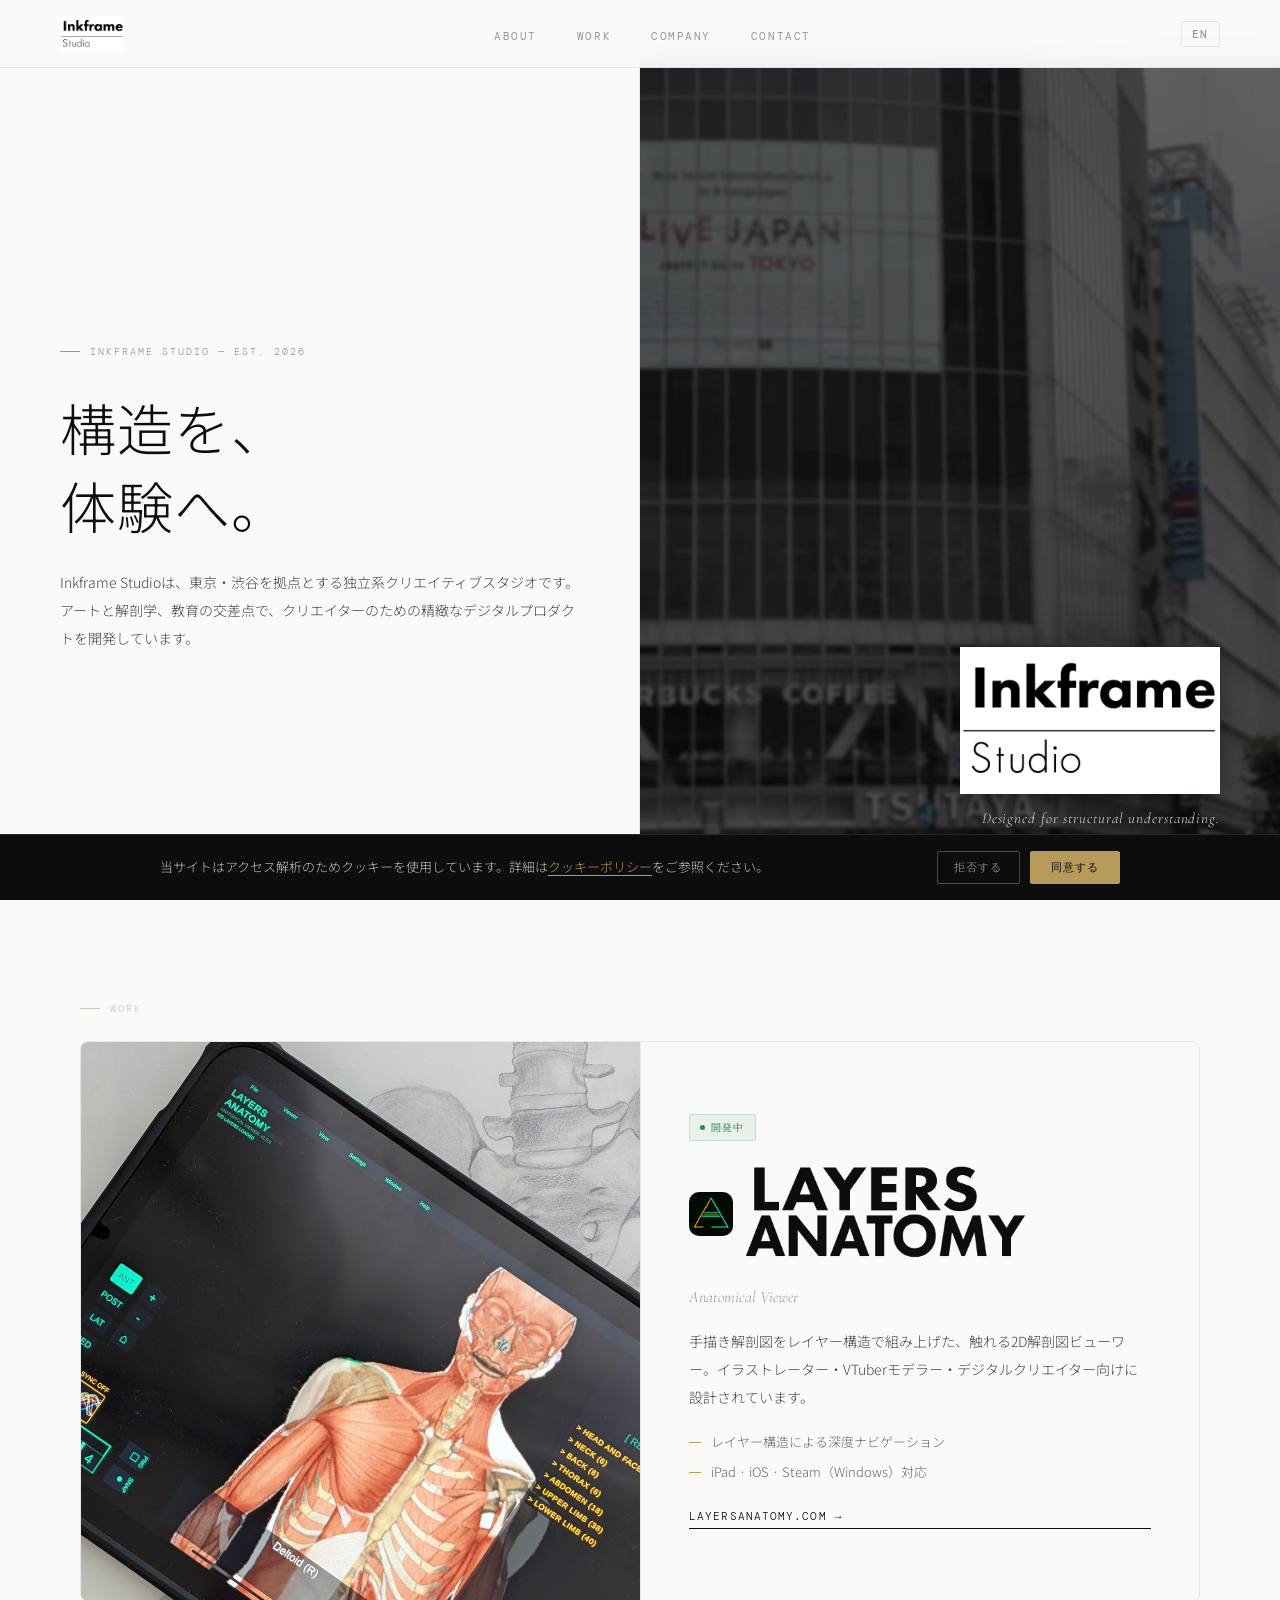
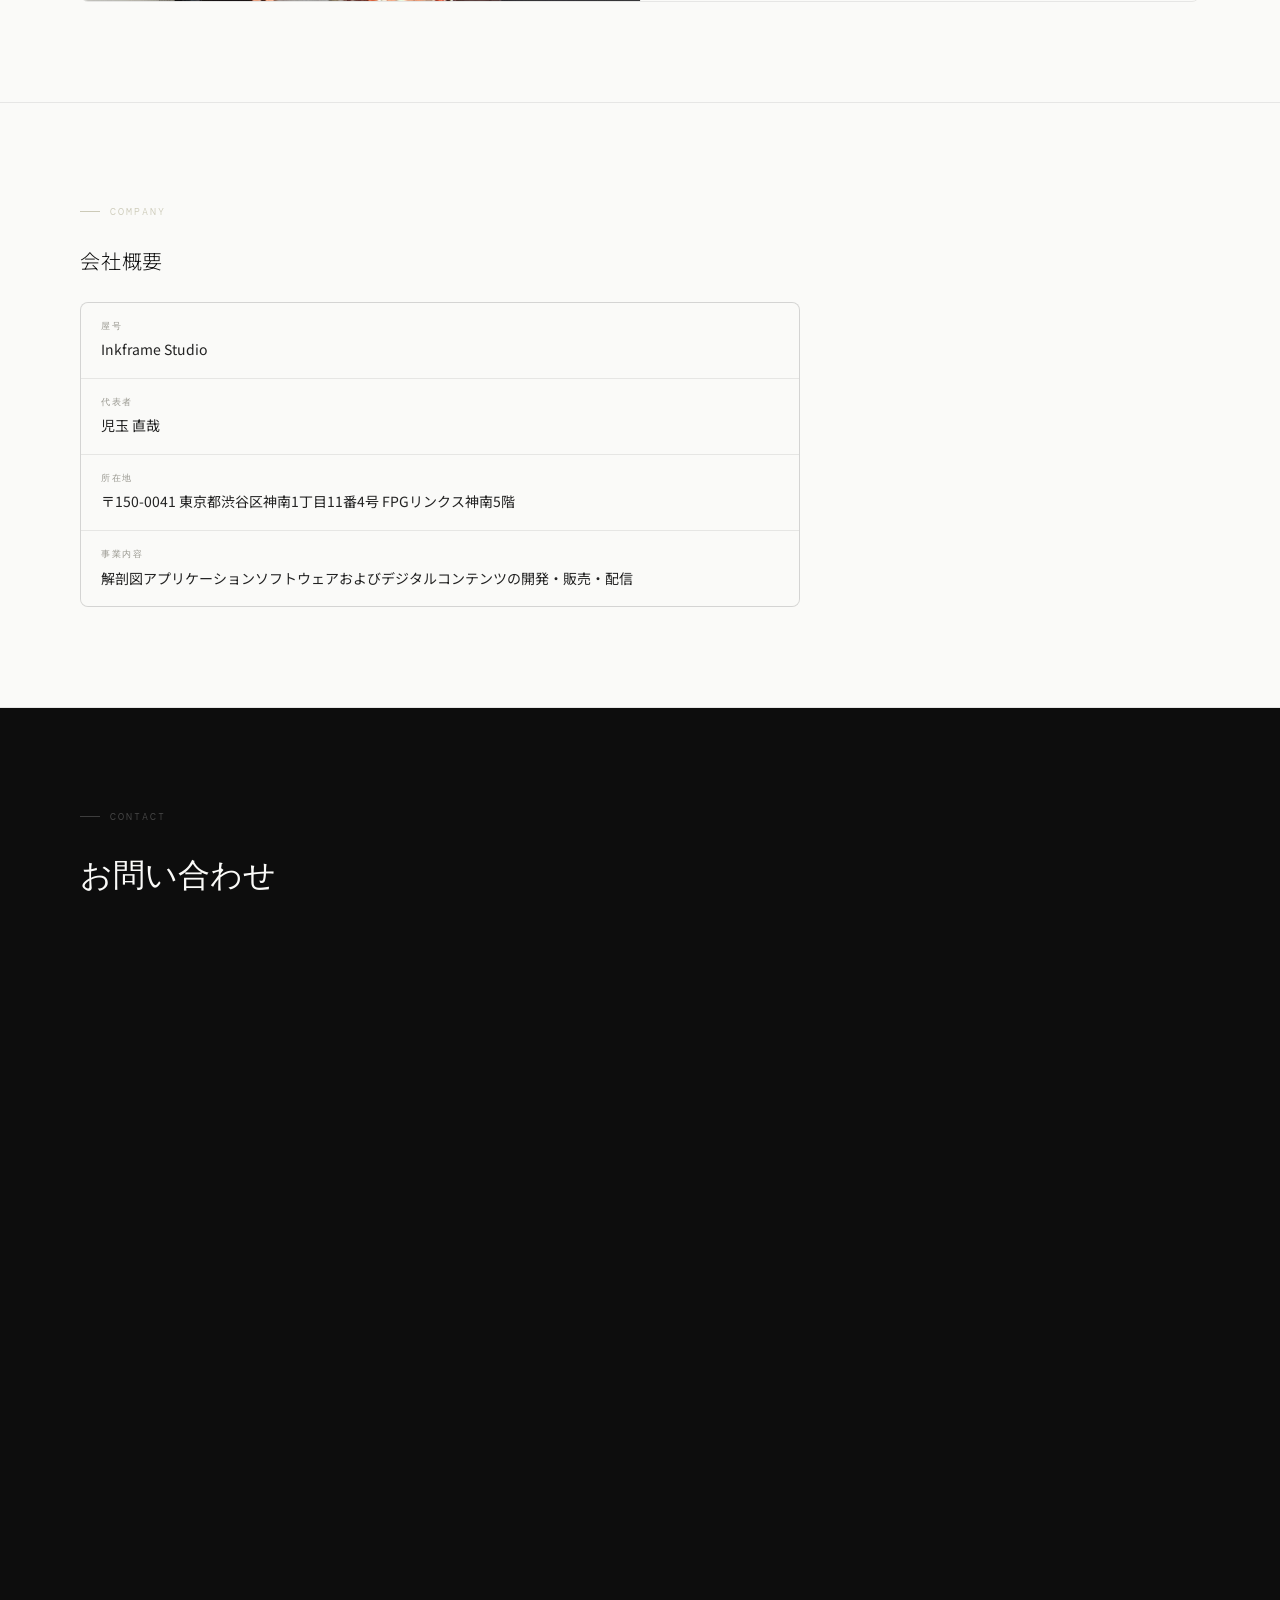
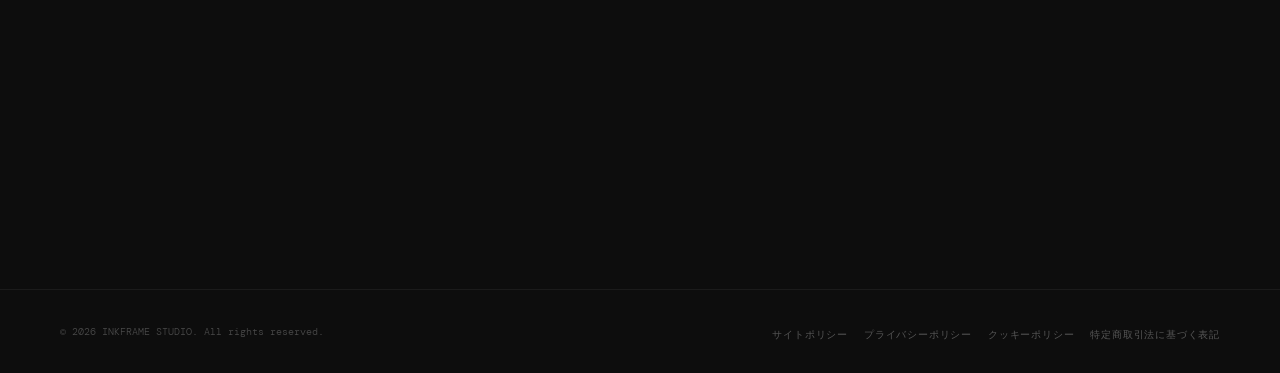
<file: index.html>
<!DOCTYPE html>
<html lang="ja" data-lang="ja">
<head>
<meta charset="UTF-8">
<meta name="viewport" content="width=device-width, initial-scale=1.0">
<title>Inkframe Studio — 東京・渋谷のクリエイティブスタジオ</title>
<meta name="description" content="Inkframe Studioは東京・渋谷を拠点とする独立系クリエイティブスタジオです。">
<link rel="icon" href="favicon.ico" sizes="32x32">
<link rel="apple-touch-icon" href="apple-touch-icon.png">
<link rel="preconnect" href="https://fonts.googleapis.com">
<link rel="preconnect" href="https://fonts.gstatic.com" crossorigin>
<link href="https://fonts.googleapis.com/css2?family=Cormorant+Garamond:ital,wght@0,300;0,400;1,300;1,400&family=DM+Mono&family=Noto+Sans+JP:wght@300;400;500&display=swap" rel="stylesheet">
<link rel="stylesheet" href="style.css">
</head>
<body>

<nav>
  <a class="nav-logo" href="index.html">
    <img src="banner.png" alt="Inkframe Studio">
  </a>
  <ul class="nav-links">
    <li><a href="#about"><span class="ja">About</span><span class="en">About</span></a></li>
    <li><a href="#work"><span class="ja">Work</span><span class="en">Work</span></a></li>
    <li><a href="#company"><span class="ja">Company</span><span class="en">Company</span></a></li>
    <li><a href="#contact"><span class="ja">Contact</span><span class="en">Contact</span></a></li>
  </ul>
  <button id="lang-toggle" onclick="toggleLang()" aria-label="言語切替 / Switch language">
    <svg viewBox="0 0 24 24" xmlns="http://www.w3.org/2000/svg" aria-hidden="true">
      <circle cx="12" cy="12" r="10"/>
      <line x1="2" y1="12" x2="22" y2="12"/>
      <path d="M12 2a15.3 15.3 0 0 1 4 10 15.3 15.3 0 0 1-4 10 15.3 15.3 0 0 1-4-10 15.3 15.3 0 0 1 4-10z"/>
    </svg>
    EN
  </button>
</nav>

<!-- ABOUT -->
<section id="about">
  <div class="about-visual">
    <div class="about-visual-inner">
      <img src="banner.png" alt="Inkframe Studio">
      <p class="about-visual-tagline">
        <span class="ja">Designed for structural understanding.</span>
        <span class="en">Designed for structural understanding.</span>
      </p>
    </div>
  </div>
  <div class="about-main">
    <p class="hero-eyebrow">Inkframe Studio — Est. 2026</p>
    <h1 class="hero-title">
      <span class="ja">構造を、<br>体験へ。</span>
      <span class="en">Structure<br>into experience.</span>
    </h1>
    <p class="hero-desc">
      <span class="ja">Inkframe Studioは、東京・渋谷を拠点とする独立系クリエイティブスタジオです。アートと解剖学、教育の交差点で、クリエイターのための精緻なデジタルプロダクトを開発しています。</span>
      <span class="en">Inkframe Studio is an independent creative studio based in Shibuya, Tokyo. We develop precise digital products for creators at the intersection of art, anatomy, and education.</span>
    </p>
  </div>
</section>

<!-- WORK -->
<section id="work">
  <div class="section-pad">
    <p class="section-eyebrow">Work</p>
    <div class="work-card">
      <div class="work-img">
        <img src="app.jpg" alt="LAYERS ANATOMY">
      </div>
      <div class="work-detail">
        <span class="work-badge">
          <span class="ja">開発中</span>
          <span class="en">In Development</span>
        </span>
        <div class="work-logo-row">
          <img class="icon" src="la-icon.png" alt="LAYERS ANATOMY icon">
          <img class="title-img" src="la-title.png" alt="LAYERS ANATOMY">
        </div>
        <p class="work-subtitle">Anatomical Viewer</p>
        <p class="work-text">
          <span class="ja">手描き解剖図をレイヤー構造で組み上げた、触れる2D解剖図ビューワー。イラストレーター・VTuberモデラー・デジタルクリエイター向けに設計されています。</span>
          <span class="en">A 2D anatomy viewer built from hand-drawn illustrations in a layered structure. Designed for illustrators, VTuber modelers, and digital creators.</span>
        </p>
        <ul class="work-specs">
          <li class="work-spec">
            <span class="ja">レイヤー構造による深度ナビゲーション</span>
            <span class="en">Layer-based depth navigation</span>
          </li>
          <li class="work-spec">
            <span class="ja">iPad · iOS · Steam（Windows）対応</span>
            <span class="en">iPad · iOS · Steam (Windows)</span>
          </li>
        </ul>
        <a class="cta-link" href="https://layersanatomy.com" target="_blank" rel="noopener">
          layersanatomy.com &rarr;
        </a>
      </div>
    </div>
  </div>
</section>

<!-- COMPANY -->
<section id="company">
  <div class="section-pad">
    <p class="section-eyebrow">Company</p>
    <h2 class="section-heading">
      <span class="ja">会社概要</span>
      <span class="en">Company Information</span>
    </h2>
    <div class="company-grid">
      <div class="company-cell full">
        <p class="company-label"><span class="ja">屋号</span><span class="en">Name</span></p>
        <p class="company-value">Inkframe Studio</p>
      </div>
      <div class="company-cell full">
        <p class="company-label"><span class="ja">代表者</span><span class="en">Representative</span></p>
        <p class="company-value"><span class="ja">児玉 直哉</span><span class="en">Naoya Kodama</span></p>
      </div>
      <div class="company-cell full">
        <p class="company-label"><span class="ja">所在地</span><span class="en">Address</span></p>
        <p class="company-value">
          <span class="ja">〒150-0041 東京都渋谷区神南1丁目11番4号 FPGリンクス神南5階</span>
          <span class="en">FPG LINKS JINNAN 5F., 1-11-4, JINNAN, SHIBUYA-KU, TOKYO 150-0041, JAPAN</span>
        </p>
      </div>
      <div class="company-cell full">
        <p class="company-label"><span class="ja">事業内容</span><span class="en">Business</span></p>
        <p class="company-value">
          <span class="ja">解剖図アプリケーションソフトウェアおよびデジタルコンテンツの開発・販売・配信</span>
          <span class="en">Development, distribution, and sales of anatomical application software and digital content</span>
        </p>
      </div>
    </div>
  </div>
</section>

<!-- CONTACT -->
<section id="contact">
  <div class="section-pad">
    <p class="contact-section-eyebrow">Contact</p>
    <h2 class="contact-title">
      <span class="ja">お問い合わせ</span>
      <span class="en">Get in Touch</span>
    </h2>
    <iframe
      src="https://docs.google.com/forms/d/e/1FAIpQLScickL5tB8OaW92qMERPSSuy2w78cdAFKU0HUucGueeboJIHQ/viewform?embedded=true"
      width="100%" height="857" frameborder="0" marginheight="0" marginwidth="0"
      style="border:none; display:block; max-width:680px;">
      <span class="ja">読み込んでいます…</span>
      <span class="en">Loading…</span>
    </iframe>
  </div>
</section>

<footer>
  <p class="footer-copy">&copy; 2026 INKFRAME STUDIO. All rights reserved.</p>
  <ul class="footer-links">
    <li><a href="site-policy.html"><span class="ja">サイトポリシー</span><span class="en">Site Policy</span></a></li>
    <li><a href="privacy.html"><span class="ja">プライバシーポリシー</span><span class="en">Privacy Policy</span></a></li>
    <li><a href="cookie-policy.html"><span class="ja">クッキーポリシー</span><span class="en">Cookie Policy</span></a></li>
    <li><a href="tokushoho.html"><span class="ja">特定商取引法に基づく表記</span><span class="en">Specified Commercial Transactions Act</span></a></li>
  </ul>
</footer>

<script src="lang.js"></script>
<script src="cookie-consent.js"></script>
</body>
</html>
</file>
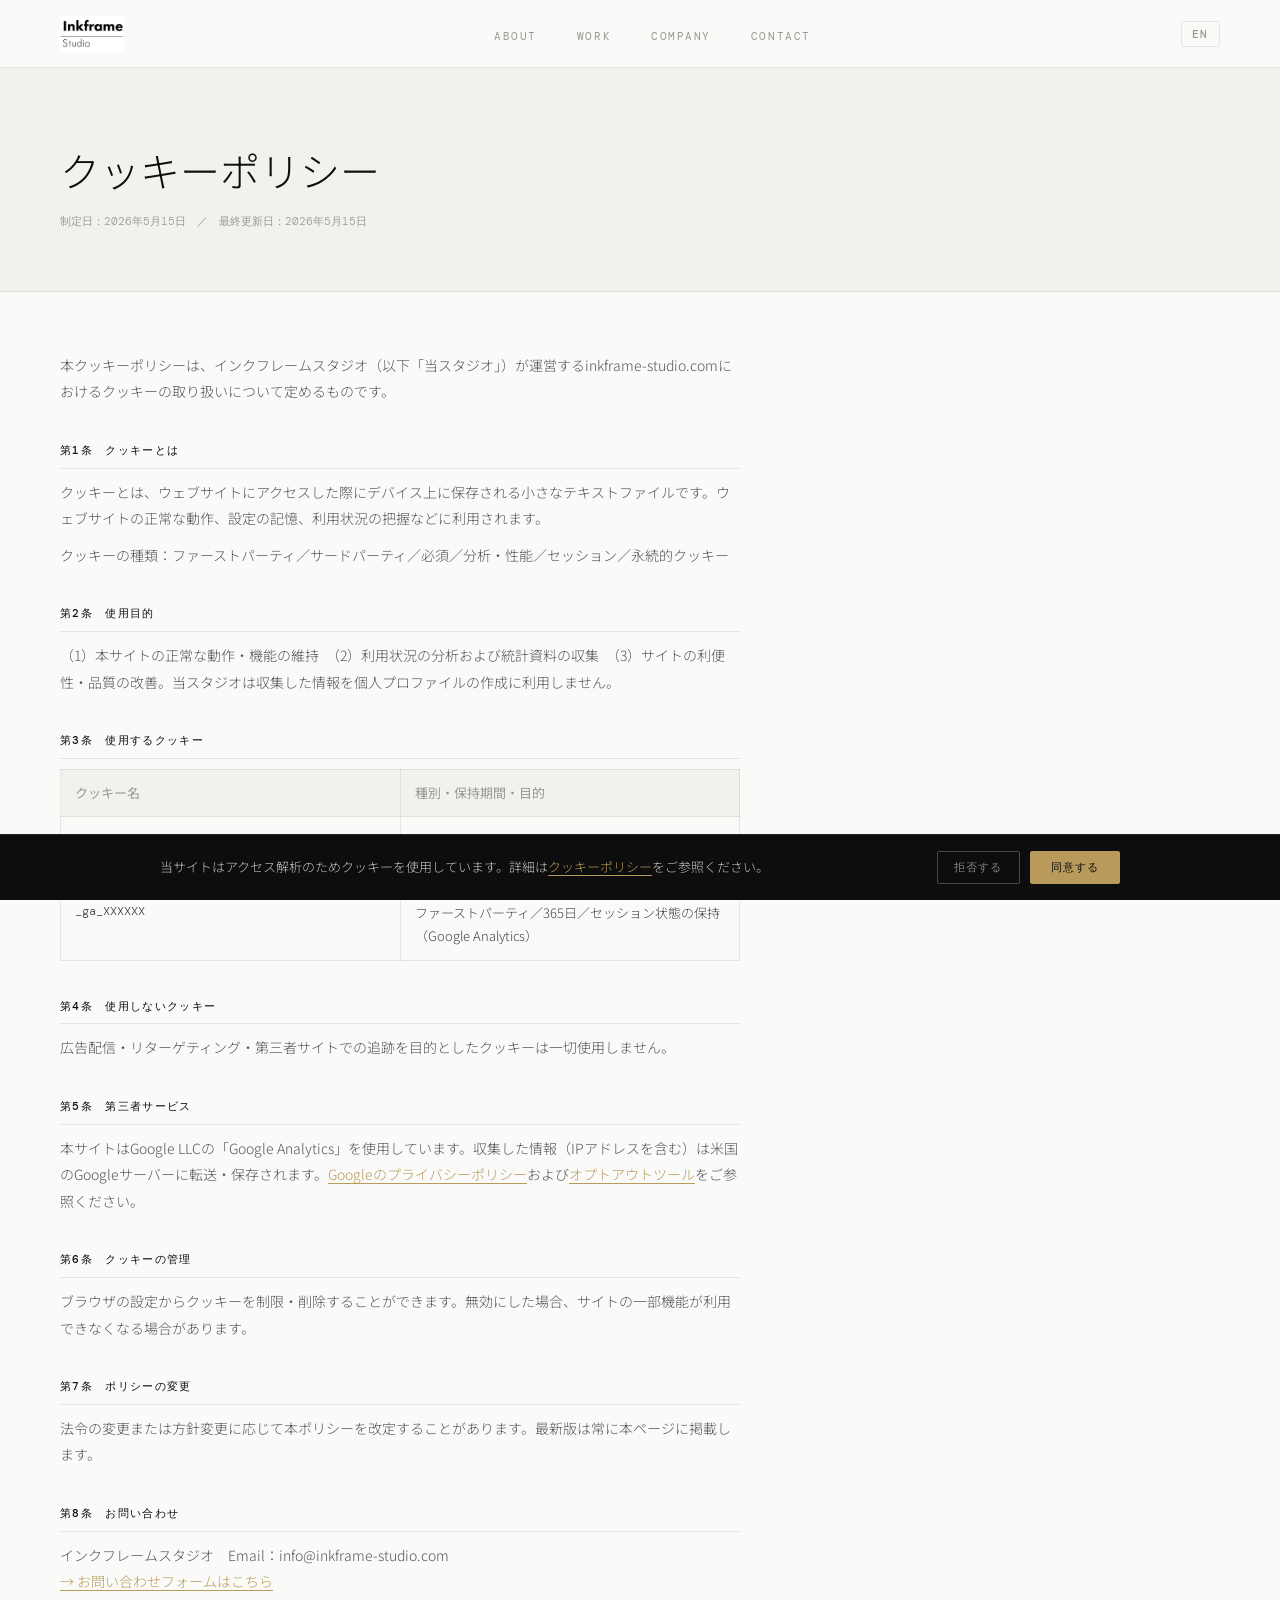
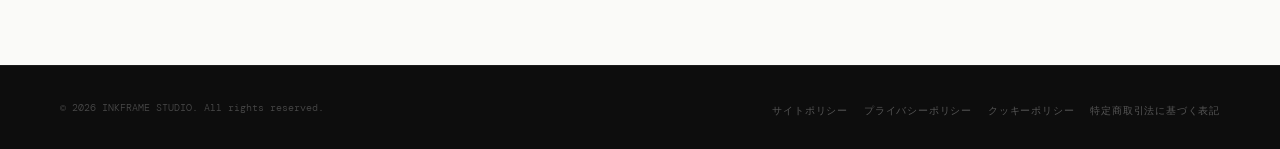
<file: cookie-policy.html>
<!DOCTYPE html>
<html lang="ja" data-lang="ja">
<head>
<meta charset="UTF-8">
<meta name="viewport" content="width=device-width, initial-scale=1.0">
<title>クッキーポリシー / Cookie Policy — Inkframe Studio</title>
<link rel="icon" href="favicon.ico" sizes="32x32">
<link rel="apple-touch-icon" href="apple-touch-icon.png">
<link rel="preconnect" href="https://fonts.googleapis.com">
<link rel="preconnect" href="https://fonts.gstatic.com" crossorigin>
<link href="https://fonts.googleapis.com/css2?family=Cormorant+Garamond:ital,wght@0,300;0,400;1,300&family=DM+Mono&family=Noto+Sans+JP:wght@300;400;500&display=swap" rel="stylesheet">
<link rel="stylesheet" href="style.css">
</head>
<body>
<nav>
  <a class="nav-logo" href="index.html"><img src="banner.png" alt="Inkframe Studio"></a>
  <ul class="nav-links">
    <li><a href="index.html#about">About</a></li>
    <li><a href="index.html#work">Work</a></li>
    <li><a href="index.html#company">Company</a></li>
    <li><a href="index.html#contact">Contact</a></li>
  </ul>
  <button id="lang-toggle" onclick="toggleLang()" aria-label="Switch language">
    <svg viewBox="0 0 24 24" xmlns="http://www.w3.org/2000/svg" aria-hidden="true" style="width:13px;height:13px;stroke:currentColor;fill:none;stroke-width:1.5;"><circle cx="12" cy="12" r="10"/><line x1="2" y1="12" x2="22" y2="12"/><path d="M12 2a15.3 15.3 0 0 1 4 10 15.3 15.3 0 0 1-4 10 15.3 15.3 0 0 1-4-10 15.3 15.3 0 0 1 4-10z"/></svg>
    EN
  </button>
</nav>
<div class="policy-page">
  <div class="policy-hero">
    <h1><span class="ja">クッキーポリシー</span><span class="en">Cookie Policy</span></h1>
    <p class="date"><span class="ja">制定日：2026年5月15日　／　最終更新日：2026年5月15日</span><span class="en">Established: May 15, 2026 ／ Last updated: May 15, 2026</span></p>
  </div>
  <div class="policy-body">
    <p class="ja">本クッキーポリシーは、インクフレームスタジオ（以下「当スタジオ」）が運営するinkframe-studio.comにおけるクッキーの取り扱いについて定めるものです。</p>
    <p class="en">This Cookie Policy describes how Inkframe Studio ("the Studio") uses cookies on inkframe-studio.com.</p>

    <h2><span class="ja">第1条　クッキーとは</span><span class="en">Article 1 — What Are Cookies</span></h2>
    <p class="ja">クッキーとは、ウェブサイトにアクセスした際にデバイス上に保存される小さなテキストファイルです。ウェブサイトの正常な動作、設定の記憶、利用状況の把握などに利用されます。</p>
    <p class="en">Cookies are small text files stored on your device when you visit a website. They are used to enable site functionality, remember preferences, and understand how the site is used.</p>
    <p class="ja">クッキーの種類：ファーストパーティ／サードパーティ／必須／分析・性能／セッション／永続的クッキー</p>
    <p class="en">Types of cookies: First-party / Third-party / Essential / Analytics & Performance / Session / Persistent cookies</p>

    <h2><span class="ja">第2条　使用目的</span><span class="en">Article 2 — Purpose of Use</span></h2>
    <p class="ja">（1）本サイトの正常な動作・機能の維持　（2）利用状況の分析および統計資料の収集　（3）サイトの利便性・品質の改善。当スタジオは収集した情報を個人プロファイルの作成に利用しません。</p>
    <p class="en">(1) Maintaining site functionality (2) Analyzing usage and collecting anonymous statistics (3) Improving site quality and usability. The Studio does not use collected data to build individual profiles.</p>

    <h2><span class="ja">第3条　使用するクッキー</span><span class="en">Article 3 — Cookies We Use</span></h2>
    <table>
      <thead>
        <tr>
          <th><span class="ja">クッキー名</span><span class="en">Cookie Name</span></th>
          <th><span class="ja">種別・保持期間・目的</span><span class="en">Type / Retention / Purpose</span></th>
        </tr>
      </thead>
      <tbody>
        <tr>
          <td style="font-family:'DM Mono',monospace;font-size:12px;">_ga</td>
          <td><span class="ja">ファーストパーティ／365日／ユーザー識別（Google Analytics）</span><span class="en">First-party / 365 days / User identification (Google Analytics)</span></td>
        </tr>
        <tr>
          <td style="font-family:'DM Mono',monospace;font-size:12px;">_ga_XXXXXX</td>
          <td><span class="ja">ファーストパーティ／365日／セッション状態の保持（Google Analytics）</span><span class="en">First-party / 365 days / Session state (Google Analytics)</span></td>
        </tr>
      </tbody>
    </table>

    <h2><span class="ja">第4条　使用しないクッキー</span><span class="en">Article 4 — Cookies We Do Not Use</span></h2>
    <p class="ja">広告配信・リターゲティング・第三者サイトでの追跡を目的としたクッキーは一切使用しません。</p>
    <p class="en">We do not use advertising, retargeting, or cross-site tracking cookies.</p>

    <h2><span class="ja">第5条　第三者サービス</span><span class="en">Article 5 — Third-Party Services</span></h2>
    <p class="ja">本サイトはGoogle LLCの「Google Analytics」を使用しています。収集した情報（IPアドレスを含む）は米国のGoogleサーバーに転送・保存されます。<a href="https://policies.google.com/privacy" target="_blank" rel="noopener" style="color:var(--gold);text-decoration:underline;text-underline-offset:3px;">Googleのプライバシーポリシー</a>および<a href="https://tools.google.com/dlpage/gaoptout" target="_blank" rel="noopener" style="color:var(--gold);text-decoration:underline;text-underline-offset:3px;">オプトアウトツール</a>をご参照ください。</p>
    <p class="en">This Site uses Google Analytics by Google LLC. Collected data (including IP addresses) is transferred to Google's servers in the US. Please refer to <a href="https://policies.google.com/privacy" target="_blank" rel="noopener" style="color:var(--gold);text-decoration:underline;text-underline-offset:3px;">Google's Privacy Policy</a> and the <a href="https://tools.google.com/dlpage/gaoptout" target="_blank" rel="noopener" style="color:var(--gold);text-decoration:underline;text-underline-offset:3px;">opt-out tool</a>.</p>

    <h2><span class="ja">第6条　クッキーの管理</span><span class="en">Article 6 — Managing Cookies</span></h2>
    <p class="ja">ブラウザの設定からクッキーを制限・削除することができます。無効にした場合、サイトの一部機能が利用できなくなる場合があります。</p>
    <p class="en">You can restrict or delete cookies through your browser settings. Note that disabling cookies may affect some site functionality.</p>

    <h2><span class="ja">第7条　ポリシーの変更</span><span class="en">Article 7 — Changes to This Policy</span></h2>
    <p class="ja">法令の変更または方針変更に応じて本ポリシーを改定することがあります。最新版は常に本ページに掲載します。</p>
    <p class="en">This policy may be updated at any time. The latest version will always be posted on this page.</p>

    <h2><span class="ja">第8条　お問い合わせ</span><span class="en">Article 8 — Contact</span></h2>
    <p class="ja">インクフレームスタジオ　Email：info@inkframe-studio.com<br><a href="index.html#contact" style="color:var(--gold);text-decoration:underline;text-underline-offset:3px;">→ お問い合わせフォームはこちら</a></p>
    <p class="en">Inkframe Studio　Email: info@inkframe-studio.com<br><a href="index.html#contact" style="color:var(--gold);text-decoration:underline;text-underline-offset:3px;">→ Contact Form</a></p>
  </div>
</div>
<footer>
  <p class="footer-copy">&copy; 2026 INKFRAME STUDIO. All rights reserved.</p>
  <ul class="footer-links">
    <li><a href="site-policy.html"><span class="ja">サイトポリシー</span><span class="en">Site Policy</span></a></li>
    <li><a href="privacy.html"><span class="ja">プライバシーポリシー</span><span class="en">Privacy Policy</span></a></li>
    <li><a href="cookie-policy.html"><span class="ja">クッキーポリシー</span><span class="en">Cookie Policy</span></a></li>
    <li><a href="tokushoho.html"><span class="ja">特定商取引法に基づく表記</span><span class="en">Specified Commercial Transactions Act</span></a></li>
  </ul>
</footer>
<script src="lang.js"></script>
<script src="cookie-consent.js"></script>
</body>
</html>
</file>
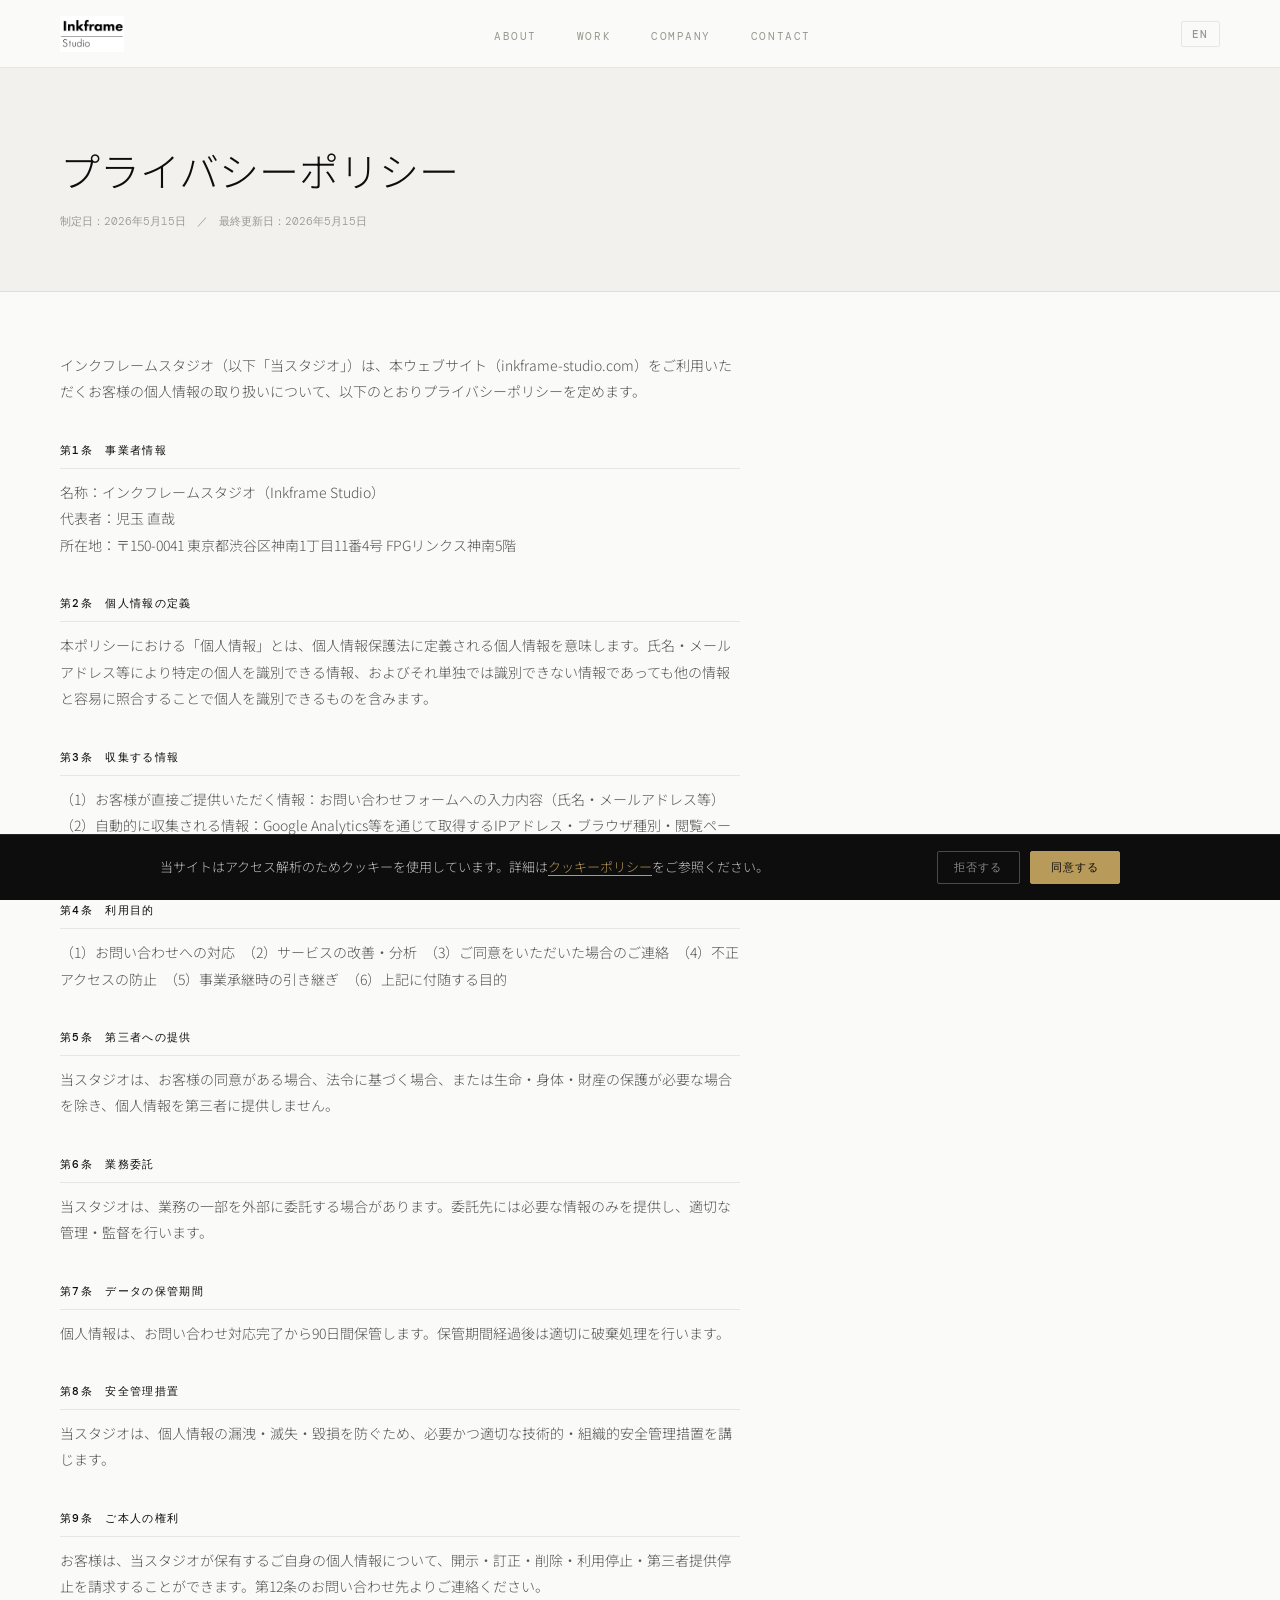
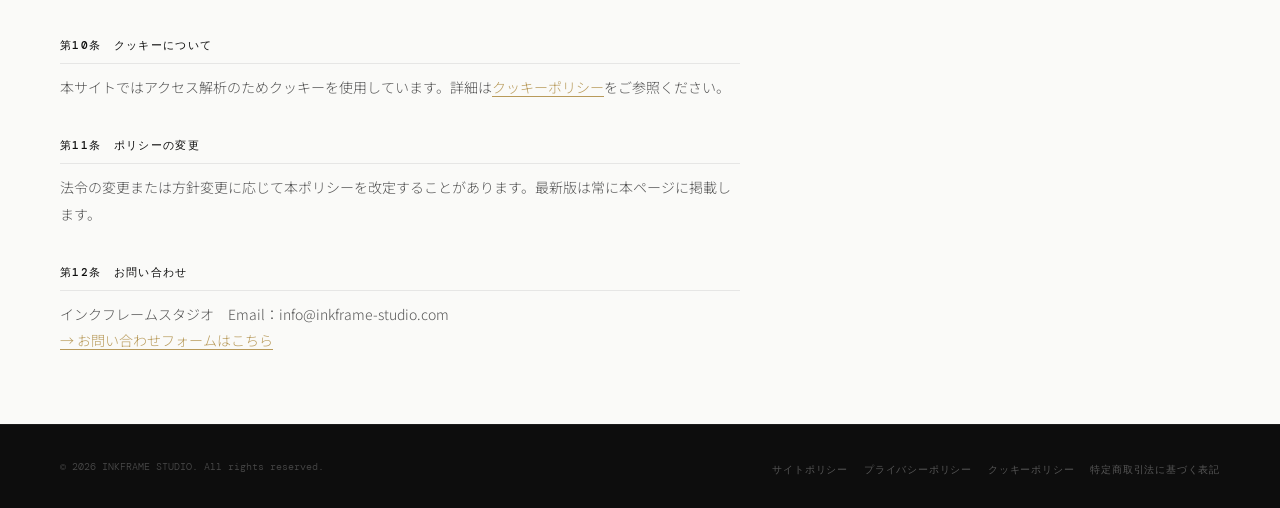
<file: privacy.html>
<!DOCTYPE html>
<html lang="ja" data-lang="ja">
<head>
<meta charset="UTF-8">
<meta name="viewport" content="width=device-width, initial-scale=1.0">
<title>プライバシーポリシー / Privacy Policy — Inkframe Studio</title>
<link rel="icon" href="favicon.ico" sizes="32x32">
<link rel="apple-touch-icon" href="apple-touch-icon.png">
<link rel="preconnect" href="https://fonts.googleapis.com">
<link rel="preconnect" href="https://fonts.gstatic.com" crossorigin>
<link href="https://fonts.googleapis.com/css2?family=Cormorant+Garamond:ital,wght@0,300;0,400;1,300&family=DM+Mono&family=Noto+Sans+JP:wght@300;400;500&display=swap" rel="stylesheet">
<link rel="stylesheet" href="style.css">
</head>
<body>
<nav>
  <a class="nav-logo" href="index.html"><img src="banner.png" alt="Inkframe Studio"></a>
  <ul class="nav-links">
    <li><a href="index.html#about">About</a></li>
    <li><a href="index.html#work">Work</a></li>
    <li><a href="index.html#company">Company</a></li>
    <li><a href="index.html#contact">Contact</a></li>
  </ul>
  <button id="lang-toggle" onclick="toggleLang()" aria-label="Switch language">
    <svg viewBox="0 0 24 24" xmlns="http://www.w3.org/2000/svg" aria-hidden="true" style="width:13px;height:13px;stroke:currentColor;fill:none;stroke-width:1.5;"><circle cx="12" cy="12" r="10"/><line x1="2" y1="12" x2="22" y2="12"/><path d="M12 2a15.3 15.3 0 0 1 4 10 15.3 15.3 0 0 1-4 10 15.3 15.3 0 0 1-4-10 15.3 15.3 0 0 1 4-10z"/></svg>
    EN
  </button>
</nav>
<div class="policy-page">
  <div class="policy-hero">
    <h1><span class="ja">プライバシーポリシー</span><span class="en">Privacy Policy</span></h1>
    <p class="date"><span class="ja">制定日：2026年5月15日　／　最終更新日：2026年5月15日</span><span class="en">Established: May 15, 2026 ／ Last updated: May 15, 2026</span></p>
  </div>
  <div class="policy-body">
    <p class="ja">インクフレームスタジオ（以下「当スタジオ」）は、本ウェブサイト（inkframe-studio.com）をご利用いただくお客様の個人情報の取り扱いについて、以下のとおりプライバシーポリシーを定めます。</p>
    <p class="en">Inkframe Studio ("the Studio") establishes this Privacy Policy regarding the handling of personal information of users of inkframe-studio.com (the "Site").</p>

    <h2><span class="ja">第1条　事業者情報</span><span class="en">Article 1 — Business Operator</span></h2>
    <p class="ja">名称：インクフレームスタジオ（Inkframe Studio）<br>代表者：児玉 直哉<br>所在地：〒150-0041 東京都渋谷区神南1丁目11番4号 FPGリンクス神南5階</p>
    <p class="en">Name: Inkframe Studio<br>Representative: Naoya Kodama<br>Address: FPG LINKS JINNAN 5F., 1-11-4, Jinnan, Shibuya-ku, Tokyo 150-0041, Japan</p>

    <h2><span class="ja">第2条　個人情報の定義</span><span class="en">Article 2 — Definition of Personal Information</span></h2>
    <p class="ja">本ポリシーにおける「個人情報」とは、個人情報保護法に定義される個人情報を意味します。氏名・メールアドレス等により特定の個人を識別できる情報、およびそれ単独では識別できない情報であっても他の情報と容易に照合することで個人を識別できるものを含みます。</p>
    <p class="en">"Personal information" refers to information as defined under Japan's Act on the Protection of Personal Information, including information that can identify a specific individual by name, email address, or by combining with other information.</p>

    <h2><span class="ja">第3条　収集する情報</span><span class="en">Article 3 — Information We Collect</span></h2>
    <p class="ja">（1）お客様が直接ご提供いただく情報：お問い合わせフォームへの入力内容（氏名・メールアドレス等）<br>（2）自動的に収集される情報：Google Analytics等を通じて取得するIPアドレス・ブラウザ種別・閲覧ページ等の非個人情報</p>
    <p class="en">(1) Information you provide directly: Name, email address, and other content submitted via our contact form.<br>(2) Automatically collected information: Non-personal data such as IP address, browser type, and pages visited via Google Analytics.</p>

    <h2><span class="ja">第4条　利用目的</span><span class="en">Article 4 — Purpose of Use</span></h2>
    <p class="ja">（1）お問い合わせへの対応　（2）サービスの改善・分析　（3）ご同意をいただいた場合のご連絡　（4）不正アクセスの防止　（5）事業承継時の引き継ぎ　（6）上記に付随する目的</p>
    <p class="en">(1) Responding to inquiries (2) Service improvement and analysis (3) Communication with prior consent (4) Prevention of unauthorized access (5) Business succession (6) Purposes incidental to the above</p>

    <h2><span class="ja">第5条　第三者への提供</span><span class="en">Article 5 — Sharing with Third Parties</span></h2>
    <p class="ja">当スタジオは、お客様の同意がある場合、法令に基づく場合、または生命・身体・財産の保護が必要な場合を除き、個人情報を第三者に提供しません。</p>
    <p class="en">The Studio will not sell, rent, or share personal information with third parties, except with the user's consent, as required by law, or when necessary to protect life, body, or property.</p>

    <h2><span class="ja">第6条　業務委託</span><span class="en">Article 6 — Outsourcing</span></h2>
    <p class="ja">当スタジオは、業務の一部を外部に委託する場合があります。委託先には必要な情報のみを提供し、適切な管理・監督を行います。</p>
    <p class="en">The Studio may outsource part of its operations. Only necessary information will be provided to subcontractors, and appropriate supervision will be maintained.</p>

    <h2><span class="ja">第7条　データの保管期間</span><span class="en">Article 7 — Data Retention</span></h2>
    <p class="ja">個人情報は、お問い合わせ対応完了から90日間保管します。保管期間経過後は適切に破棄処理を行います。</p>
    <p class="en">Personal information is retained for 90 days after the completion of the relevant inquiry. After this period, data will be securely disposed of.</p>

    <h2><span class="ja">第8条　安全管理措置</span><span class="en">Article 8 — Security Measures</span></h2>
    <p class="ja">当スタジオは、個人情報の漏洩・滅失・毀損を防ぐため、必要かつ適切な技術的・組織的安全管理措置を講じます。</p>
    <p class="en">The Studio implements appropriate technical and organizational measures to prevent unauthorized access, loss, or disclosure of personal information.</p>

    <h2><span class="ja">第9条　ご本人の権利</span><span class="en">Article 9 — Your Rights</span></h2>
    <p class="ja">お客様は、当スタジオが保有するご自身の個人情報について、開示・訂正・削除・利用停止・第三者提供停止を請求することができます。第12条のお問い合わせ先よりご連絡ください。</p>
    <p class="en">You may request access to, correction of, deletion of, or suspension of use of your personal information. Please contact us via Article 12.</p>

    <h2><span class="ja">第10条　クッキーについて</span><span class="en">Article 10 — Cookies</span></h2>
    <p class="ja">本サイトではアクセス解析のためクッキーを使用しています。詳細は<a href="cookie-policy.html" style="color:var(--gold);text-decoration:underline;text-underline-offset:3px;">クッキーポリシー</a>をご参照ください。</p>
    <p class="en">This Site uses cookies for access analysis. Please refer to our <a href="cookie-policy.html" style="color:var(--gold);text-decoration:underline;text-underline-offset:3px;">Cookie Policy</a> for details.</p>

    <h2><span class="ja">第11条　ポリシーの変更</span><span class="en">Article 11 — Changes to This Policy</span></h2>
    <p class="ja">法令の変更または方針変更に応じて本ポリシーを改定することがあります。最新版は常に本ページに掲載します。</p>
    <p class="en">This policy may be revised in response to changes in law or the Studio's practices. The latest version will always be posted on this page.</p>

    <h2><span class="ja">第12条　お問い合わせ</span><span class="en">Article 12 — Contact</span></h2>
    <p class="ja">インクフレームスタジオ　Email：info@inkframe-studio.com<br><a href="index.html#contact" style="color:var(--gold);text-decoration:underline;text-underline-offset:3px;">→ お問い合わせフォームはこちら</a></p>
    <p class="en">Inkframe Studio　Email: info@inkframe-studio.com<br><a href="index.html#contact" style="color:var(--gold);text-decoration:underline;text-underline-offset:3px;">→ Contact Form</a></p>
  </div>
</div>
<footer>
  <p class="footer-copy">&copy; 2026 INKFRAME STUDIO. All rights reserved.</p>
  <ul class="footer-links">
    <li><a href="site-policy.html"><span class="ja">サイトポリシー</span><span class="en">Site Policy</span></a></li>
    <li><a href="privacy.html"><span class="ja">プライバシーポリシー</span><span class="en">Privacy Policy</span></a></li>
    <li><a href="cookie-policy.html"><span class="ja">クッキーポリシー</span><span class="en">Cookie Policy</span></a></li>
    <li><a href="tokushoho.html"><span class="ja">特定商取引法に基づく表記</span><span class="en">Specified Commercial Transactions Act</span></a></li>
  </ul>
</footer>
<script src="lang.js"></script>
<script src="cookie-consent.js"></script>
</body>
</html>
</file>
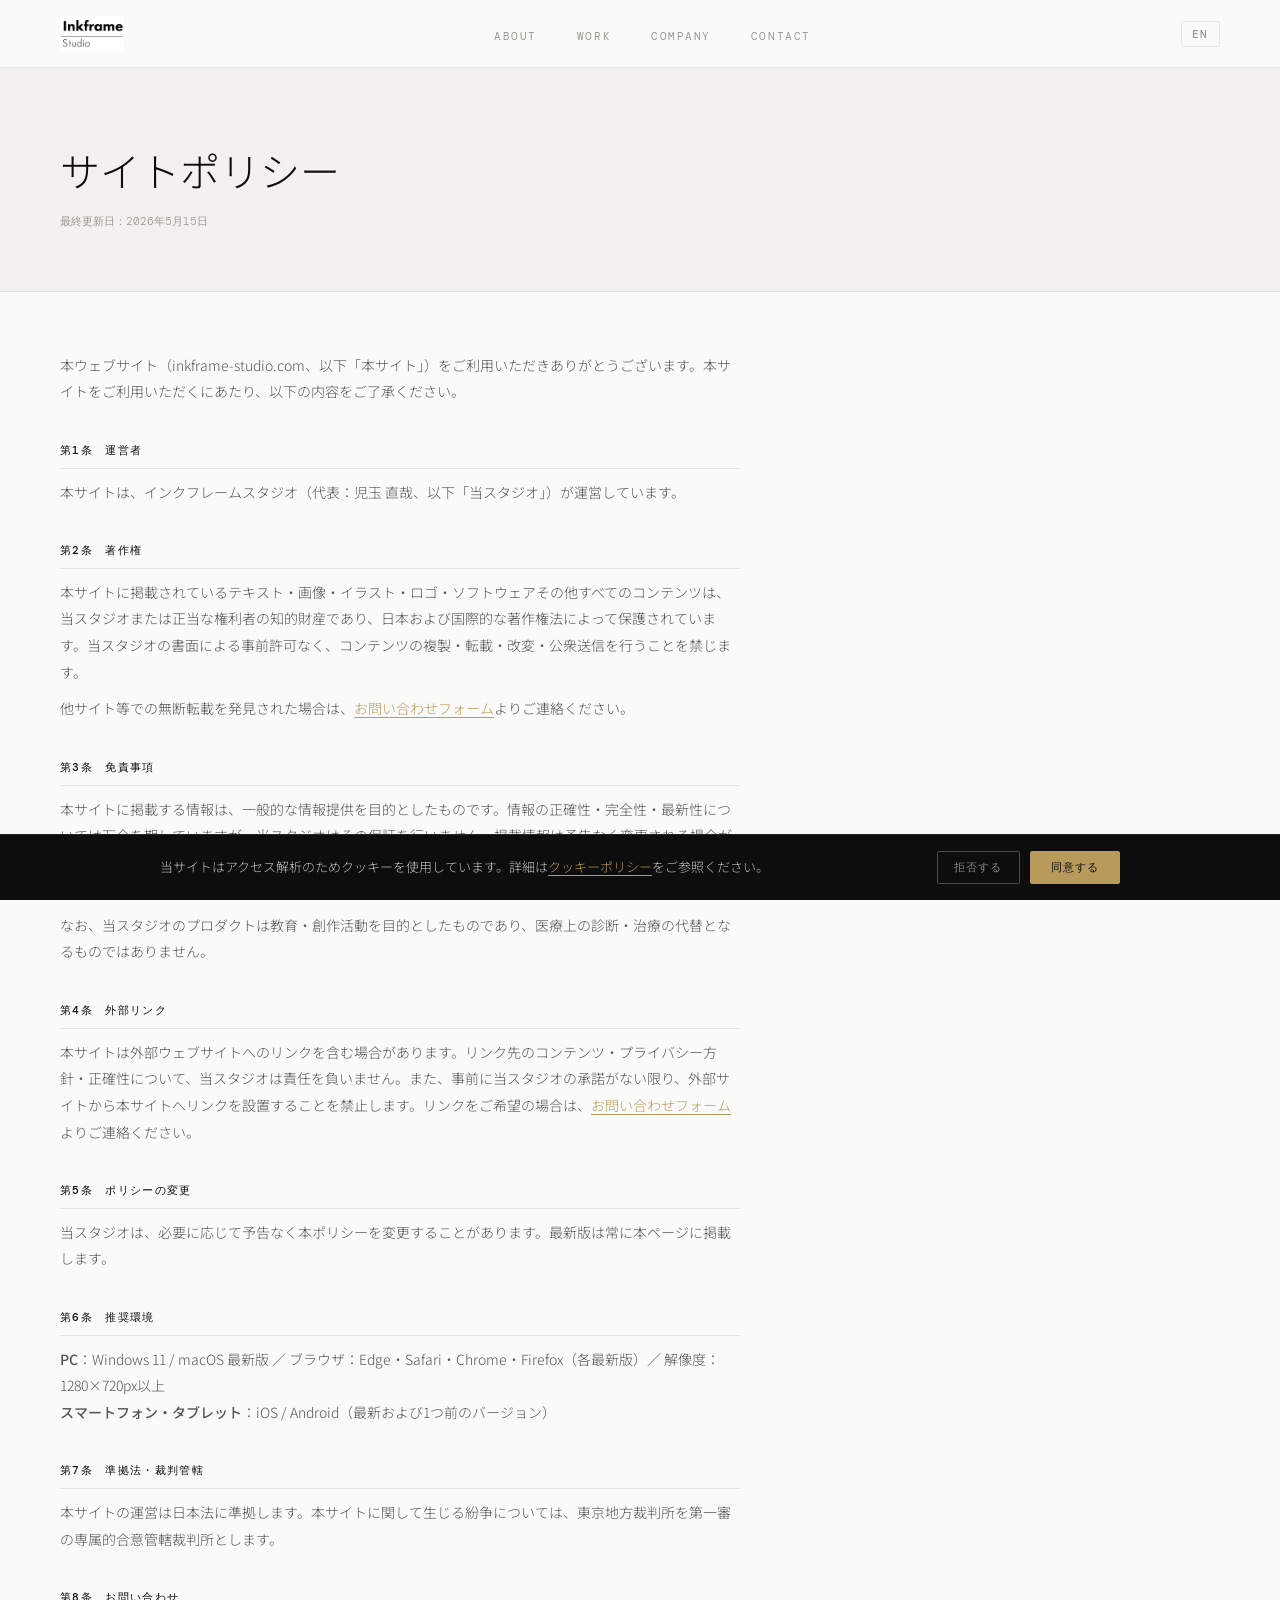
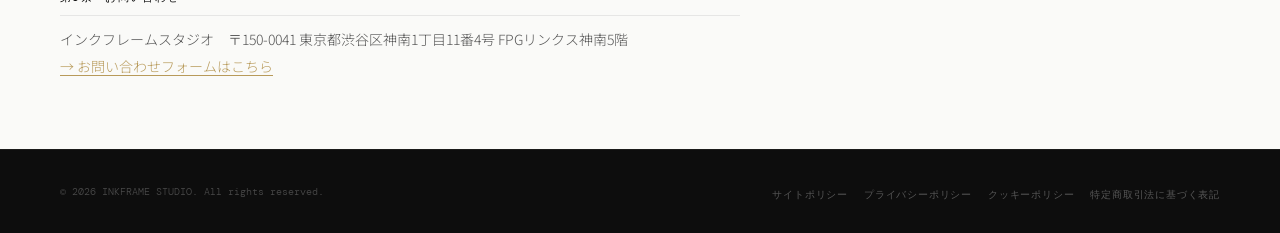
<file: site-policy.html>
<!DOCTYPE html>
<html lang="ja" data-lang="ja">
<head>
<meta charset="UTF-8">
<meta name="viewport" content="width=device-width, initial-scale=1.0">
<title>サイトポリシー / Site Policy — Inkframe Studio</title>
<link rel="icon" href="favicon.ico" sizes="32x32">
<link rel="apple-touch-icon" href="apple-touch-icon.png">
<link rel="preconnect" href="https://fonts.googleapis.com">
<link rel="preconnect" href="https://fonts.gstatic.com" crossorigin>
<link href="https://fonts.googleapis.com/css2?family=Cormorant+Garamond:ital,wght@0,300;0,400;1,300&family=DM+Mono&family=Noto+Sans+JP:wght@300;400;500&display=swap" rel="stylesheet">
<link rel="stylesheet" href="style.css">
</head>
<body>
<nav>
  <a class="nav-logo" href="index.html"><img src="banner.png" alt="Inkframe Studio"></a>
  <ul class="nav-links">
    <li><a href="index.html#about">About</a></li>
    <li><a href="index.html#work">Work</a></li>
    <li><a href="index.html#company">Company</a></li>
    <li><a href="index.html#contact">Contact</a></li>
  </ul>
  <button id="lang-toggle" onclick="toggleLang()" aria-label="Switch language">
    <svg viewBox="0 0 24 24" xmlns="http://www.w3.org/2000/svg" aria-hidden="true" style="width:13px;height:13px;stroke:currentColor;fill:none;stroke-width:1.5;"><circle cx="12" cy="12" r="10"/><line x1="2" y1="12" x2="22" y2="12"/><path d="M12 2a15.3 15.3 0 0 1 4 10 15.3 15.3 0 0 1-4 10 15.3 15.3 0 0 1-4-10 15.3 15.3 0 0 1 4-10z"/></svg>
    EN
  </button>
</nav>
<div class="policy-page">
  <div class="policy-hero">
    <h1><span class="ja">サイトポリシー</span><span class="en">Site Policy</span></h1>
    <p class="date"><span class="ja">最終更新日：2026年5月15日</span><span class="en">Last updated: May 15, 2026</span></p>
  </div>
  <div class="policy-body">
    <p class="ja">本ウェブサイト（inkframe-studio.com、以下「本サイト」）をご利用いただきありがとうございます。本サイトをご利用いただくにあたり、以下の内容をご了承ください。</p>
    <p class="en">Thank you for visiting inkframe-studio.com (the "Site"). By using the Site, you agree to the following terms.</p>

    <h2><span class="ja">第1条　運営者</span><span class="en">Article 1 — Operator</span></h2>
    <p class="ja">本サイトは、インクフレームスタジオ（代表：児玉 直哉、以下「当スタジオ」）が運営しています。</p>
    <p class="en">This Site is operated by Inkframe Studio (Representative: Naoya Kodama, hereinafter "the Studio"), located at FPG LINKS JINNAN 5F., 1-11-4, Jinnan, Shibuya-ku, Tokyo 150-0041, Japan.</p>

    <h2><span class="ja">第2条　著作権</span><span class="en">Article 2 — Intellectual Property</span></h2>
    <p class="ja">本サイトに掲載されているテキスト・画像・イラスト・ロゴ・ソフトウェアその他すべてのコンテンツは、当スタジオまたは正当な権利者の知的財産であり、日本および国際的な著作権法によって保護されています。当スタジオの書面による事前許可なく、コンテンツの複製・転載・改変・公衆送信を行うことを禁じます。</p>
    <p class="en">All content on this Site — including text, images, illustrations, logos, and software — is the intellectual property of the Studio or its licensors, protected under Japanese and international copyright law. Reproduction, redistribution, or modification without prior written consent is strictly prohibited.</p>
    <p class="ja">他サイト等での無断転載を発見された場合は、<a href="index.html#contact" style="color:var(--gold);text-decoration:underline;text-underline-offset:3px;">お問い合わせフォーム</a>よりご連絡ください。</p>
    <p class="en">If you discover unauthorized use of our content, please contact us via the <a href="index.html#contact" style="color:var(--gold);text-decoration:underline;text-underline-offset:3px;">contact form</a>.</p>

    <h2><span class="ja">第3条　免責事項</span><span class="en">Article 3 — Disclaimer</span></h2>
    <p class="ja">本サイトに掲載する情報は、一般的な情報提供を目的としたものです。情報の正確性・完全性・最新性については万全を期していますが、当スタジオはその保証を行いません。掲載情報は予告なく変更される場合があります。本サイトのご利用によって生じた直接的または間接的な損害について、当スタジオは一切の責任を負いません。</p>
    <p class="en">Information on this Site is provided for general informational purposes only. While we strive for accuracy, the Studio makes no warranties regarding the completeness or reliability of any content. Content may be changed without notice. The Studio shall not be liable for any direct or indirect damages arising from use of this Site.</p>
    <p class="ja">なお、当スタジオのプロダクトは教育・創作活動を目的としたものであり、医療上の診断・治療の代替となるものではありません。</p>
    <p class="en">Our products are intended for educational and creative use only and are not a substitute for professional medical advice, diagnosis, or treatment.</p>

    <h2><span class="ja">第4条　外部リンク</span><span class="en">Article 4 — External Links</span></h2>
    <p class="ja">本サイトは外部ウェブサイトへのリンクを含む場合があります。リンク先のコンテンツ・プライバシー方針・正確性について、当スタジオは責任を負いません。また、事前に当スタジオの承諾がない限り、外部サイトから本サイトへリンクを設置することを禁止します。リンクをご希望の場合は、<a href="index.html#contact" style="color:var(--gold);text-decoration:underline;text-underline-offset:3px;">お問い合わせフォーム</a>よりご連絡ください。</p>
    <p class="en">This Site may contain links to external websites. The Studio is not responsible for the content, accuracy, or privacy practices of any linked sites. Linking to this Site from external sites without prior written consent is prohibited. Please contact us via the <a href="index.html#contact" style="color:var(--gold);text-decoration:underline;text-underline-offset:3px;">contact form</a> if you wish to link to us.</p>

    <h2><span class="ja">第5条　ポリシーの変更</span><span class="en">Article 5 — Changes to This Policy</span></h2>
    <p class="ja">当スタジオは、必要に応じて予告なく本ポリシーを変更することがあります。最新版は常に本ページに掲載します。</p>
    <p class="en">The Studio may update this policy at any time without prior notice. The latest version will always be available on this page.</p>

    <h2><span class="ja">第6条　推奨環境</span><span class="en">Article 6 — Recommended Environment</span></h2>
    <p class="ja"><strong style="font-weight:500;">PC</strong>：Windows 11 / macOS 最新版 ／ ブラウザ：Edge・Safari・Chrome・Firefox（各最新版）／ 解像度：1280×720px以上<br><strong style="font-weight:500;">スマートフォン・タブレット</strong>：iOS / Android（最新および1つ前のバージョン）</p>
    <p class="en"><strong style="font-weight:500;">PC</strong>: Windows 11 / macOS (latest) / Browser: Edge, Safari, Chrome, Firefox (latest) / Resolution: 1280×720px or higher<br><strong style="font-weight:500;">Mobile/Tablet</strong>: iOS / Android (latest and one prior version)</p>

    <h2><span class="ja">第7条　準拠法・裁判管轄</span><span class="en">Article 7 — Governing Law</span></h2>
    <p class="ja">本サイトの運営は日本法に準拠します。本サイトに関して生じる紛争については、東京地方裁判所を第一審の専属的合意管轄裁判所とします。</p>
    <p class="en">This Site is governed by the laws of Japan. Any disputes shall be subject to the exclusive jurisdiction of the Tokyo District Court.</p>

    <h2><span class="ja">第8条　お問い合わせ</span><span class="en">Article 8 — Contact</span></h2>
    <p class="ja">インクフレームスタジオ　〒150-0041 東京都渋谷区神南1丁目11番4号 FPGリンクス神南5階<br><a href="index.html#contact" style="color:var(--gold);text-decoration:underline;text-underline-offset:3px;">→ お問い合わせフォームはこちら</a></p>
    <p class="en">Inkframe Studio, FPG LINKS JINNAN 5F., 1-11-4, Jinnan, Shibuya-ku, Tokyo 150-0041, Japan<br><a href="index.html#contact" style="color:var(--gold);text-decoration:underline;text-underline-offset:3px;">→ Contact Form</a></p>
  </div>
</div>
<footer>
  <p class="footer-copy">&copy; 2026 INKFRAME STUDIO. All rights reserved.</p>
  <ul class="footer-links">
    <li><a href="site-policy.html"><span class="ja">サイトポリシー</span><span class="en">Site Policy</span></a></li>
    <li><a href="privacy.html"><span class="ja">プライバシーポリシー</span><span class="en">Privacy Policy</span></a></li>
    <li><a href="cookie-policy.html"><span class="ja">クッキーポリシー</span><span class="en">Cookie Policy</span></a></li>
    <li><a href="tokushoho.html"><span class="ja">特定商取引法に基づく表記</span><span class="en">Specified Commercial Transactions Act</span></a></li>
  </ul>
</footer>
<script src="lang.js"></script>
<script src="cookie-consent.js"></script>
</body>
</html>
</file>
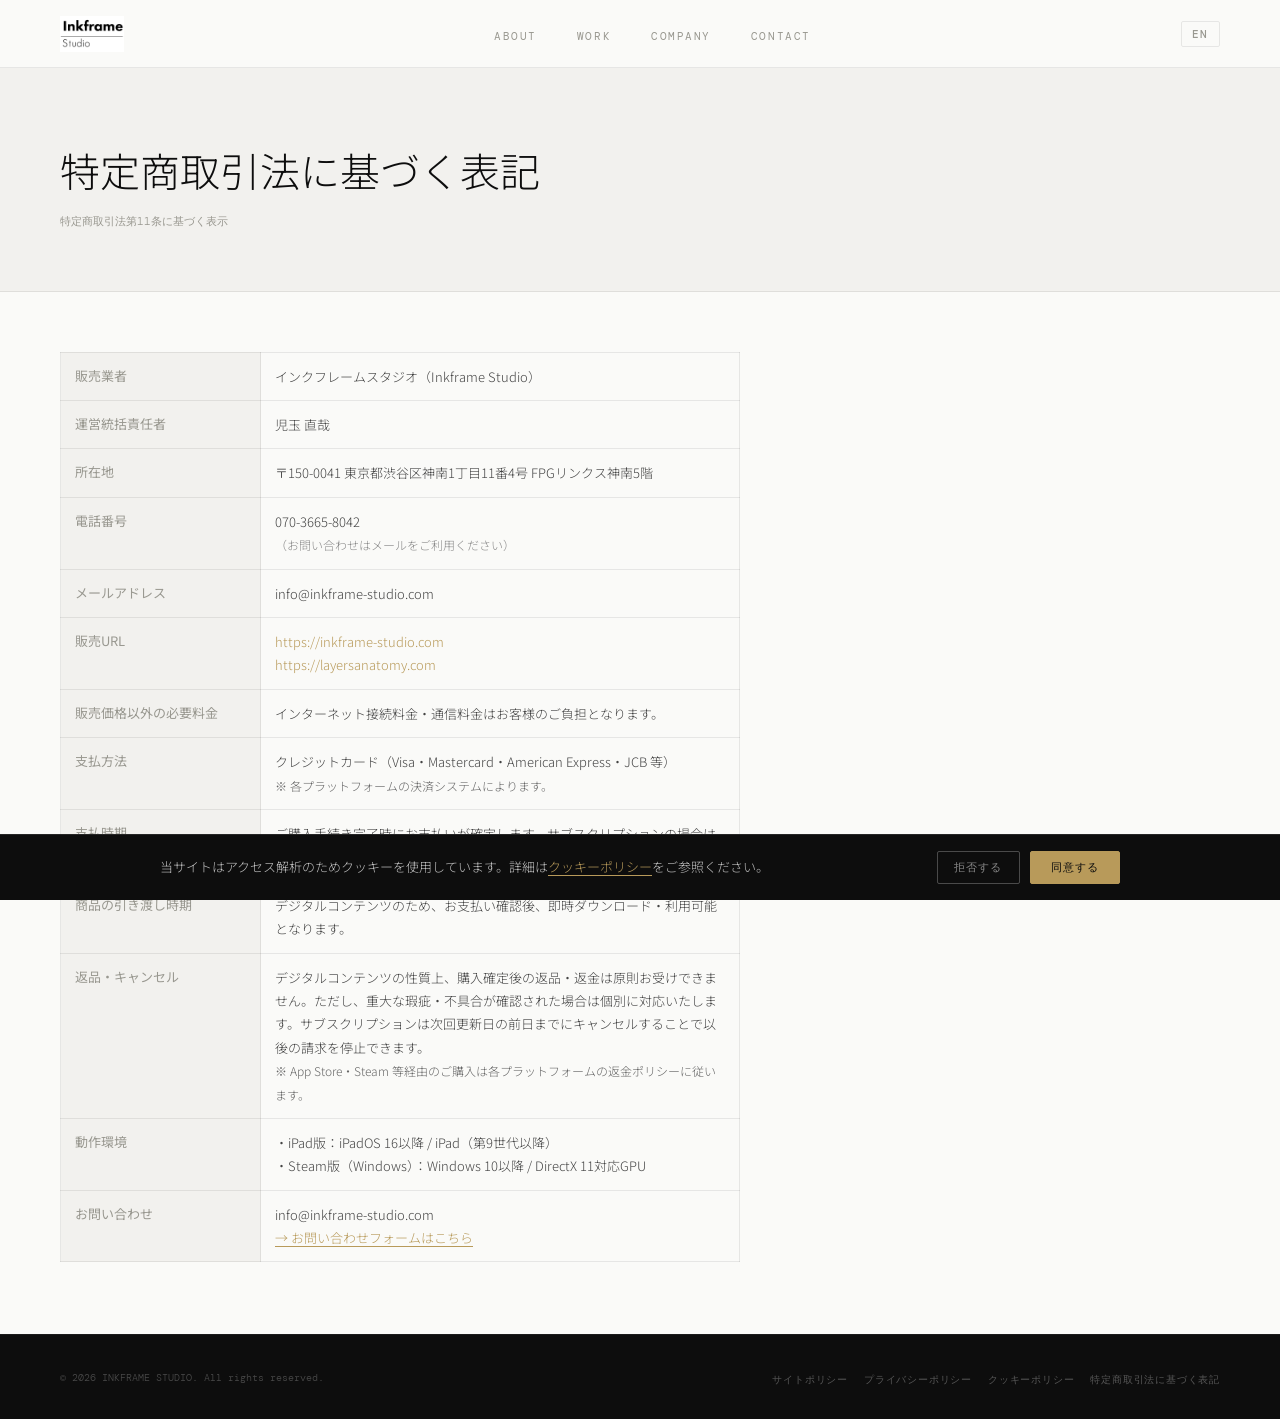
<file: tokushoho.html>
<!DOCTYPE html>
<html lang="ja" data-lang="ja">
<head>
<meta charset="UTF-8">
<meta name="viewport" content="width=device-width, initial-scale=1.0">
<title>特定商取引法に基づく表記 — Inkframe Studio</title>
<link rel="icon" href="favicon.ico" sizes="32x32">
<link rel="apple-touch-icon" href="apple-touch-icon.png">
<link rel="preconnect" href="https://fonts.googleapis.com">
<link rel="preconnect" href="https://fonts.gstatic.com" crossorigin>
<link href="https://fonts.googleapis.com/css2?family=Cormorant+Garamond:ital,wght@0,300;0,400;1,300&family=DM+Mono&family=Noto+Sans+JP:wght@300;400;500&display=swap" rel="stylesheet">
<link rel="stylesheet" href="style.css">
</head>
<body>
<nav>
  <a class="nav-logo" href="index.html"><img src="banner.png" alt="Inkframe Studio"></a>
  <ul class="nav-links">
    <li><a href="index.html#about">About</a></li>
    <li><a href="index.html#work">Work</a></li>
    <li><a href="index.html#company">Company</a></li>
    <li><a href="index.html#contact">Contact</a></li>
  </ul>
  <button id="lang-toggle" onclick="toggleLang()" aria-label="Switch language">
    <svg viewBox="0 0 24 24" xmlns="http://www.w3.org/2000/svg" aria-hidden="true" style="width:13px;height:13px;stroke:currentColor;fill:none;stroke-width:1.5;"><circle cx="12" cy="12" r="10"/><line x1="2" y1="12" x2="22" y2="12"/><path d="M12 2a15.3 15.3 0 0 1 4 10 15.3 15.3 0 0 1-4 10 15.3 15.3 0 0 1-4-10 15.3 15.3 0 0 1 4-10z"/></svg>
    EN
  </button>
</nav>
<div class="policy-page">
  <div class="policy-hero">
    <h1><span class="ja">特定商取引法に基づく表記</span><span class="en">Specified Commercial Transactions Act</span></h1>
    <p class="date"><span class="ja">特定商取引法第11条に基づく表示</span><span class="en">Disclosure pursuant to Japan's Specified Commercial Transactions Act</span></p>
  </div>
  <div class="policy-body">
    <table>
      <tbody>
        <tr>
          <th><span class="ja">販売業者</span><span class="en">Seller</span></th>
          <td>インクフレームスタジオ（Inkframe Studio）</td>
        </tr>
        <tr>
          <th><span class="ja">運営統括責任者</span><span class="en">Representative</span></th>
          <td><span class="ja">児玉 直哉</span><span class="en">Naoya Kodama</span></td>
        </tr>
        <tr>
          <th><span class="ja">所在地</span><span class="en">Address</span></th>
          <td>
            <span class="ja">〒150-0041 東京都渋谷区神南1丁目11番4号 FPGリンクス神南5階</span>
            <span class="en">FPG LINKS JINNAN 5F., 1-11-4, JINNAN, SHIBUYA-KU, TOKYO 150-0041, JAPAN</span>
          </td>
        </tr>
        <tr>
          <th><span class="ja">電話番号</span><span class="en">Phone</span></th>
          <td>070-3665-8042<br><span style="font-size:12px;color:#888;"><span class="ja">（お問い合わせはメールをご利用ください）</span><span class="en">(Please use email for inquiries)</span></span></td>
        </tr>
        <tr>
          <th><span class="ja">メールアドレス</span><span class="en">Email</span></th>
          <td>info@inkframe-studio.com</td>
        </tr>
        <tr>
          <th><span class="ja">販売URL</span><span class="en">Sales URL</span></th>
          <td>
            <a href="https://inkframe-studio.com" style="color:var(--gold);">https://inkframe-studio.com</a><br>
            <a href="https://layersanatomy.com" style="color:var(--gold);">https://layersanatomy.com</a>
          </td>
        </tr>
        <tr>
          <th><span class="ja">販売価格以外の必要料金</span><span class="en">Additional Fees</span></th>
          <td><span class="ja">インターネット接続料金・通信料金はお客様のご負担となります。</span><span class="en">Internet connection and communication fees are the responsibility of the customer.</span></td>
        </tr>
        <tr>
          <th><span class="ja">支払方法</span><span class="en">Payment Method</span></th>
          <td>
            <span class="ja">クレジットカード（Visa・Mastercard・American Express・JCB 等）</span>
            <span class="en">Credit card (Visa, Mastercard, American Express, JCB, etc.)</span>
            <br><span style="font-size:12px;color:#666;"><span class="ja">※ 各プラットフォームの決済システムによります。</span><span class="en">※ Depends on each platform's payment system (App Store, Steam, Gumroad, etc.).</span></span>
          </td>
        </tr>
        <tr>
          <th><span class="ja">支払時期</span><span class="en">Payment Timing</span></th>
          <td>
            <span class="ja">ご購入手続き完了時にお支払いが確定します。サブスクリプションの場合は各請求サイクルの開始時に自動引き落とし。</span>
            <span class="en">Payment is confirmed upon completion of the purchase. Subscriptions are automatically charged at the start of each billing cycle.</span>
          </td>
        </tr>
        <tr>
          <th><span class="ja">商品の引き渡し時期</span><span class="en">Delivery</span></th>
          <td><span class="ja">デジタルコンテンツのため、お支払い確認後、即時ダウンロード・利用可能となります。</span><span class="en">As digital content, products are available for immediate download and use upon payment confirmation.</span></td>
        </tr>
        <tr>
          <th><span class="ja">返品・キャンセル</span><span class="en">Returns & Cancellations</span></th>
          <td>
            <span class="ja">デジタルコンテンツの性質上、購入確定後の返品・返金は原則お受けできません。ただし、重大な瑕疵・不具合が確認された場合は個別に対応いたします。サブスクリプションは次回更新日の前日までにキャンセルすることで以後の請求を停止できます。</span>
            <span class="en">Due to the nature of digital content, returns and refunds are generally not accepted after purchase is confirmed. Exceptions may be made for significant defects. Subscriptions can be cancelled by the day before the next renewal date to stop future charges.</span>
            <br><span style="font-size:12px;color:#666;"><span class="ja">※ App Store・Steam 等経由のご購入は各プラットフォームの返金ポリシーに従います。</span><span class="en">※ Purchases via App Store, Steam, etc. are subject to each platform's refund policy.</span></span>
          </td>
        </tr>
        <tr>
          <th><span class="ja">動作環境</span><span class="en">System Requirements</span></th>
          <td>
            <span class="ja">・iPad版：iPadOS 16以降 / iPad（第9世代以降）<br>・Steam版（Windows）：Windows 10以降 / DirectX 11対応GPU</span>
            <span class="en">・iPad: iPadOS 16 or later / iPad (9th generation or later)<br>・Steam (Windows): Windows 10 or later / DirectX 11 compatible GPU</span>
          </td>
        </tr>
        <tr>
          <th><span class="ja">お問い合わせ</span><span class="en">Contact</span></th>
          <td>
            info@inkframe-studio.com<br>
            <a href="index.html#contact" style="color:var(--gold);text-decoration:underline;text-underline-offset:3px;"><span class="ja">→ お問い合わせフォームはこちら</span><span class="en">→ Contact Form</span></a>
          </td>
        </tr>
      </tbody>
    </table>
  </div>
</div>
<footer>
  <p class="footer-copy">&copy; 2026 INKFRAME STUDIO. All rights reserved.</p>
  <ul class="footer-links">
    <li><a href="site-policy.html"><span class="ja">サイトポリシー</span><span class="en">Site Policy</span></a></li>
    <li><a href="privacy.html"><span class="ja">プライバシーポリシー</span><span class="en">Privacy Policy</span></a></li>
    <li><a href="cookie-policy.html"><span class="ja">クッキーポリシー</span><span class="en">Cookie Policy</span></a></li>
    <li><a href="tokushoho.html"><span class="ja">特定商取引法に基づく表記</span><span class="en">Specified Commercial Transactions Act</span></a></li>
  </ul>
</footer>
<script src="lang.js"></script>
<script src="cookie-consent.js"></script>
</body>
</html>
</file>
<file: style.css>
*, *::before, *::after { box-sizing: border-box; margin: 0; padding: 0; }

:root {
  --black: #0d0d0d;
  --white: #fafaf8;
  --gray: #f2f1ee;
  --mid: #999890;
  --dim: #cccab8;
  --gold: #b89a5a;
  --green: #2a8a4a;
  --border: rgba(0,0,0,0.08);
}

html { scroll-behavior: smooth; }

body {
  background: var(--white);
  color: var(--black);
  font-family: 'Noto Sans JP', 'Jost', sans-serif;
  font-weight: 300;
  font-size: 16px;
  line-height: 1.7;
  -webkit-font-smoothing: antialiased;
  overflow-x: hidden;
}

a { color: inherit; text-decoration: none; }
img { display: block; max-width: 100%; height: auto; }

/* ── NAV ── */
nav {
  position: fixed; top: 0; left: 0; right: 0; z-index: 200;
  display: flex; align-items: center; justify-content: space-between;
  padding: 0 20px; height: 56px;
  background: rgba(250,250,248,0.95); backdrop-filter: blur(16px);
  border-bottom: 1px solid var(--border);
}
.nav-logo img { height: 28px; width: auto; object-fit: contain; }
.nav-links {
  display: flex; gap: 16px; list-style: none;
}
.nav-links a {
  font-family: 'DM Mono', monospace;
  font-size: 10px; font-weight: 400; letter-spacing: 0.14em;
  text-transform: uppercase; color: var(--mid); transition: color 0.2s;
}
.nav-links a:hover { color: var(--black); }

/* ── SECTION EYEBROW ── */
.section-eyebrow {
  font-family: 'DM Mono', monospace;
  font-size: 10px; letter-spacing: 0.2em;
  text-transform: uppercase; color: var(--dim);
  margin-bottom: 24px;
  display: flex; align-items: center; gap: 10px;
}
.section-eyebrow::before {
  content: ''; display: block; width: 20px; height: 1px;
  background: var(--dim); flex-shrink: 0;
}

/* ── ABOUT ── */
#about {
  padding-top: 56px;
  border-bottom: 1px solid var(--border);
  display: flex;
  flex-direction: column;
}
/* モバイル：ビジュアルが先、テキストが後 */
.about-visual { order: 1; }
.about-main   { order: 2; }

.about-main {
  padding: 48px 20px 48px;
}

.hero-eyebrow {
  font-family: 'DM Mono', monospace; font-size: 10px;
  letter-spacing: 0.2em; text-transform: uppercase;
  color: var(--mid); margin-bottom: 28px;
  display: flex; align-items: center; gap: 10px;
}
.hero-eyebrow::before {
  content: ''; display: block; width: 20px; height: 1px;
  background: var(--mid); flex-shrink: 0;
}

.hero-title {
  font-family: 'Noto Sans JP', sans-serif;
  font-size: clamp(28px, 7vw, 56px); font-weight: 300;
  line-height: 1.4; margin-bottom: 24px; letter-spacing: 0.02em;
}
.hero-title em { font-style: normal; color: var(--gold); font-weight: 400; }

.hero-desc {
  font-size: 14px; color: #444; line-height: 2; margin-bottom: 0;
}

.about-visual {
  width: 100%;
  aspect-ratio: 16 / 9;
  background-image: url('about-bg.jpg');
  background-size: cover; background-position: center;
  position: relative;
  display: flex;
  align-items: flex-end;
  justify-content: flex-end;
}
.about-visual::before {
  content: ''; position: absolute; inset: 0;
  background: rgba(10,10,10,0.3);
}
.about-visual-inner {
  position: relative; z-index: 1; text-align: right; padding: 20px;
  align-self: flex-end;
  margin-top: auto;
  margin-bottom: 32px;
  margin-right: 20px;
}
.about-visual-inner img {
  max-width: 200px; margin: 0 auto;
  filter: drop-shadow(0 2px 12px rgba(0,0,0,0.4));
}
.about-visual-tagline {
  font-family: 'Cormorant Garamond', serif;
  font-size: 15px; font-style: italic;
  color: rgba(255,255,255,0.85); margin-top: 12px; letter-spacing: 0.06em;
  text-shadow: 0 1px 6px rgba(0,0,0,0.6);
  text-align: right;
}

.section-heading {
  font-family: 'Noto Sans JP', sans-serif;
  font-size: 20px; font-weight: 300; margin-bottom: 24px; letter-spacing: 0.04em;
}

/* ── WORK ── */
#work { border-bottom: 1px solid var(--border); }

.section-pad { padding: 56px 20px; }

.work-card {
  border: 1px solid var(--border); border-radius: 8px; overflow: hidden;
}
.work-img { overflow: hidden; aspect-ratio: 1 / 1; }
.work-img img { width: 100%; height: 100%; object-fit: cover; }
.work-detail {
  padding: 28px 20px 32px;
  border-top: 1px solid var(--border);
}
.work-badge {
  display: inline-flex; align-items: center; gap: 6px;
  font-family: 'DM Mono', monospace; font-size: 10px;
  letter-spacing: 0.12em; text-transform: uppercase;
  color: var(--green); background: rgba(42,138,74,0.08);
  border: 1px solid rgba(42,138,74,0.2);
  padding: 4px 10px; border-radius: 2px; margin-bottom: 16px; width: fit-content;
}
.work-badge::before { content: ''; width: 5px; height: 5px; border-radius: 50%; background: var(--green); }

.work-logo-row {
  display: flex; align-items: center; gap: 12px; margin-bottom: 12px;
}
.work-logo-row .icon {
  width: 44px; height: 44px; border-radius: 10px; flex-shrink: 0; object-fit: cover;
}
.work-logo-row .title-img {
  max-width: 180px; height: auto;
}

.work-subtitle {
  font-family: 'Cormorant Garamond', serif;
  font-size: 16px; font-style: italic; color: var(--mid); margin-bottom: 16px;
}
.work-text {
  font-size: 14px; color: #444; line-height: 2; margin-bottom: 20px;
}
.work-specs {
  display: flex; flex-direction: column; gap: 8px; margin-bottom: 24px;
}
.work-spec {
  display: flex; align-items: center; gap: 10px; font-size: 13px; color: #666;
}
.work-spec::before {
  content: ''; width: 12px; height: 1px; background: var(--gold); flex-shrink: 0;
}
.cta-link {
  display: inline-flex; align-items: center; gap: 8px;
  font-family: 'DM Mono', monospace; font-size: 11px;
  letter-spacing: 0.1em; text-transform: uppercase;
  color: var(--black); border-bottom: 1px solid var(--black);
  padding-bottom: 2px; transition: gap 0.2s, color 0.2s;
}
.cta-link:hover { gap: 14px; color: var(--gold); border-color: var(--gold); }

/* ── COMPANY ── */
#company { background: var(--white); border-bottom: 1px solid var(--border); }

.company-grid {
  display: flex; flex-direction: column;
  gap: 1px; background: var(--border);
  border: 1px solid var(--border); border-radius: 8px; overflow: hidden;
}
.company-cell { background: var(--white); padding: 16px 20px; }
.company-label {
  font-family: 'DM Mono', monospace; font-size: 9px;
  letter-spacing: 0.18em; text-transform: uppercase; color: var(--mid); margin-bottom: 4px;
}
.company-value { font-size: 14px; font-weight: 400; color: #222; line-height: 1.7; }

/* ── CONTACT ── */
#contact { background: var(--black); }

.contact-title {
  font-family: 'Cormorant Garamond', serif; font-size: 32px;
  font-weight: 300; color: var(--white); margin-bottom: 28px;
}
.contact-section-eyebrow {
  font-family: 'DM Mono', monospace;
  font-size: 10px; letter-spacing: 0.2em;
  text-transform: uppercase; color: rgba(255,255,255,0.25);
  margin-bottom: 24px;
  display: flex; align-items: center; gap: 10px;
}
.contact-section-eyebrow::before {
  content: ''; display: block; width: 20px; height: 1px;
  background: rgba(255,255,255,0.2); flex-shrink: 0;
}

/* ── FOOTER ── */
footer {
  background: var(--black);
  border-top: 1px solid rgba(255,255,255,0.06);
  padding: 24px 20px;
  display: flex; flex-direction: column;
  align-items: flex-start; gap: 16px;
}
.footer-copy {
  font-family: 'DM Mono', monospace; font-size: 10px;
  color: rgba(255,255,255,0.25);
}
.footer-links {
  display: flex; flex-wrap: wrap; gap: 16px; list-style: none;
}
.footer-links a {
  font-family: 'DM Mono', monospace; font-size: 10px;
  letter-spacing: 0.08em; text-transform: uppercase;
  color: rgba(255,255,255,0.3); transition: color 0.2s;
}
.footer-links a:hover { color: rgba(255,255,255,0.7); }

/* ── POLICY PAGES ── */
.policy-page { padding-top: 56px; min-height: 100vh; }
.policy-hero {
  padding: 48px 20px 36px;
  border-bottom: 1px solid var(--border);
  background: var(--gray);
}
.policy-hero h1 {
  font-family: 'Noto Sans JP', sans-serif;
  font-size: clamp(24px, 6vw, 40px); font-weight: 300; margin-bottom: 8px;
}
.policy-hero .date {
  font-family: 'DM Mono', monospace; font-size: 11px; color: var(--mid);
}
.policy-body { padding: 36px 20px; max-width: 800px; }
.policy-body h2 {
  font-family: 'DM Mono', monospace;
  font-size: 11px; font-weight: 500; letter-spacing: 0.12em;
  text-transform: uppercase; margin: 36px 0 10px; color: var(--black);
  padding-bottom: 8px; border-bottom: 1px solid var(--border);
}
.policy-body h2:first-child { margin-top: 0; }
.policy-body p {
  font-family: 'Noto Sans JP', sans-serif;
  font-size: 14px; color: #555; line-height: 1.9; margin-bottom: 10px;
}
.policy-body table {
  width: 100%; border-collapse: collapse; font-size: 13px; margin-bottom: 12px;
}
.policy-body table th, .policy-body table td {
  padding: 12px 14px; border: 1px solid var(--border);
  vertical-align: top; text-align: left;
}
.policy-body table th {
  background: var(--gray); font-weight: 400; color: var(--mid);
  width: 40%; white-space: nowrap;
}
.policy-body table td { color: #444; line-height: 1.8; }

/* ── TABLET 640px+ ── */
@media (min-width: 640px) {
  nav { padding: 0 40px; height: 64px; }
  .nav-logo img { height: 32px; }
  .nav-links { gap: 28px; }
  .nav-links a { font-size: 11px; }

  .about-main { padding: 80px 40px 60px; }
  .about-visual-inner img { max-width: 260px; }

  .section-pad { padding: 72px 40px; }

  .work-detail { padding: 36px 32px 40px; }
  .work-logo-row .title-img { max-width: 240px; }

  .policy-hero { padding: 60px 40px 48px; }
  .policy-body { padding: 48px 40px; }
  .policy-body table th { width: 200px; }

  footer { padding: 24px 40px; flex-direction: row; justify-content: space-between; align-items: center; }
}

/* ── DESKTOP 960px+ ── */
@media (min-width: 960px) {
  nav { padding: 0 60px; height: 68px; }
  .nav-logo img { height: 36px; }
  .nav-links { gap: 40px; }

  /* About: 2カラム */
  #about { display: grid; grid-template-columns: 1fr 1fr; min-height: 100vh; flex-direction: unset; }
  .about-visual { order: 2; }
  .about-main   { order: 1; }
  .about-main {
    padding: 120px 60px 80px;
    border-right: 1px solid var(--border);
    display: flex; flex-direction: column; justify-content: center;
  }
  .about-visual {
    aspect-ratio: unset; min-height: 100%;
    align-items: flex-end; justify-content: flex-end;
  }
  .about-visual-inner { margin-right: 40px; margin-bottom: 48px; }
  .about-visual-inner img { max-width: 260px; }

  /* Work: 2カラム */
  .section-pad { padding: 100px 80px; }
  .work-card { display: grid; grid-template-columns: 1fr 1fr; }
  .work-img { aspect-ratio: 1/1; }
  .work-detail {
    padding: 56px 48px;
    border-top: none; border-left: 1px solid var(--border);
    display: flex; flex-direction: column; justify-content: center;
  }
  .work-logo-row .title-img { max-width: 280px; }

  /* Company */
  .company-grid {
    display: grid; grid-template-columns: 1fr 1fr;
    max-width: 720px;
  }
  .company-cell.full { grid-column: 1 / -1; }

  .policy-hero { padding: 80px 60px 60px; }
  .policy-body { padding: 60px; }
  footer { padding: 28px 60px; }
}

/* ── LANGUAGE SWITCHER ── */
[data-lang="ja"] .en { display: none !important; }
[data-lang="en"] .ja { display: none !important; }

#lang-toggle {
  font-family: 'DM Mono', monospace;
  font-size: 11px; font-weight: 500;
  letter-spacing: 0.14em;
  background: transparent;
  border: 1px solid var(--border);
  border-radius: 2px;
  color: var(--mid);
  padding: 5px 10px;
  cursor: pointer;
  transition: color 0.2s, border-color 0.2s;
  display: flex; align-items: center; gap: 5px;
}
#lang-toggle:hover { color: var(--black); border-color: var(--black); }
#lang-toggle svg { width: 13px; height: 13px; stroke: currentColor; fill: none; stroke-width: 1.5; }
</file>
